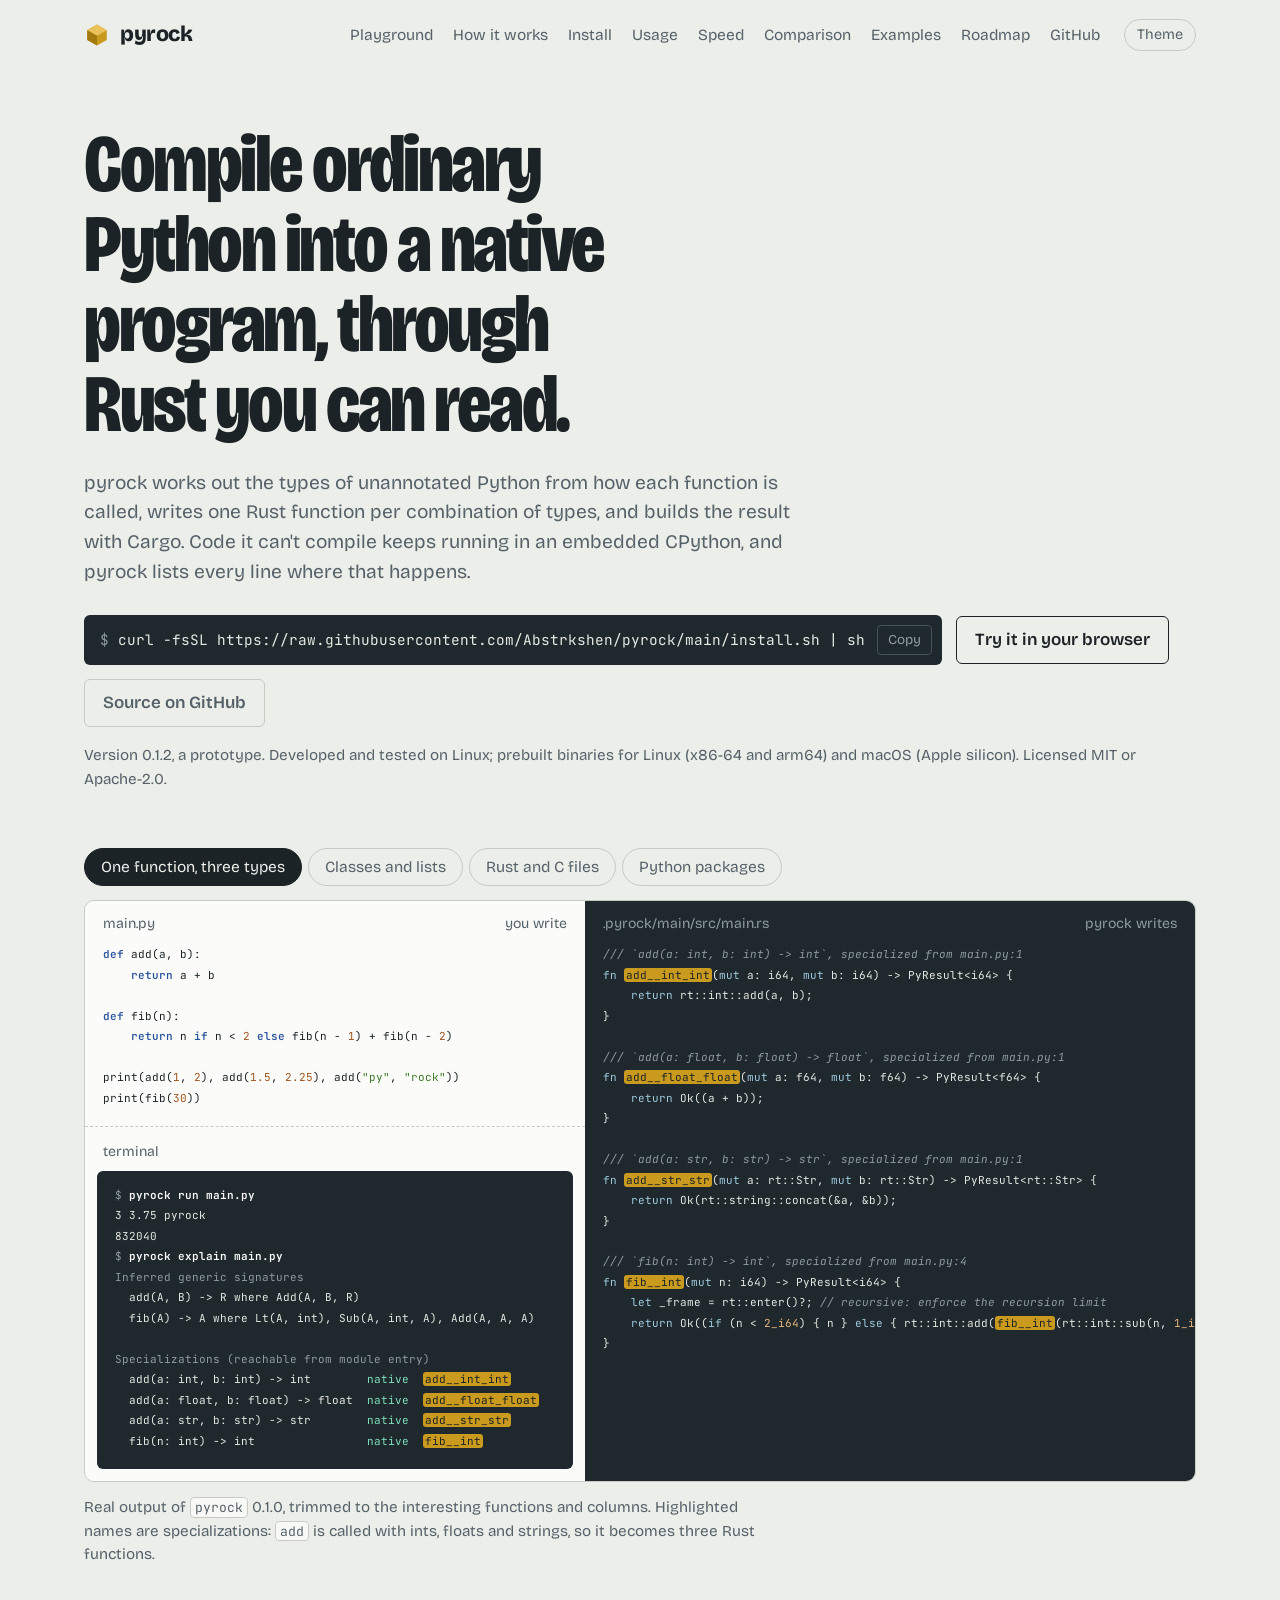
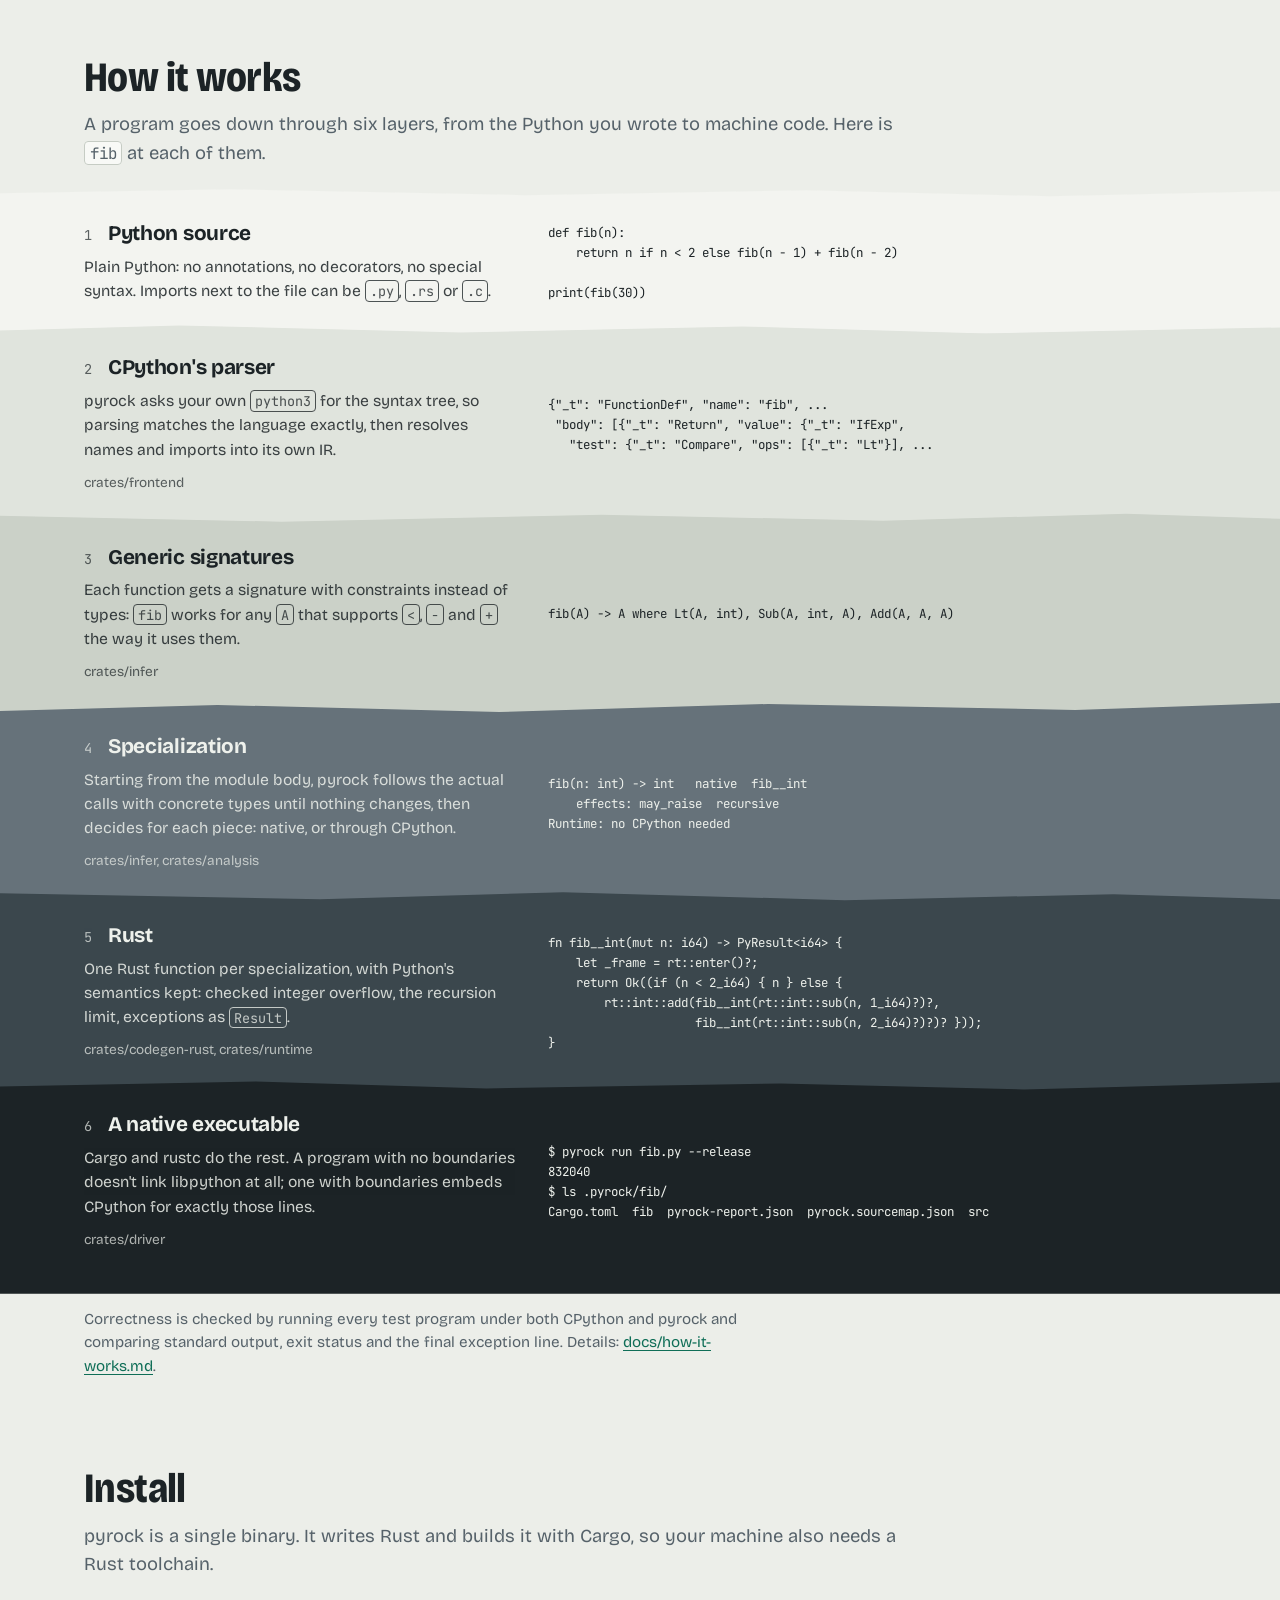
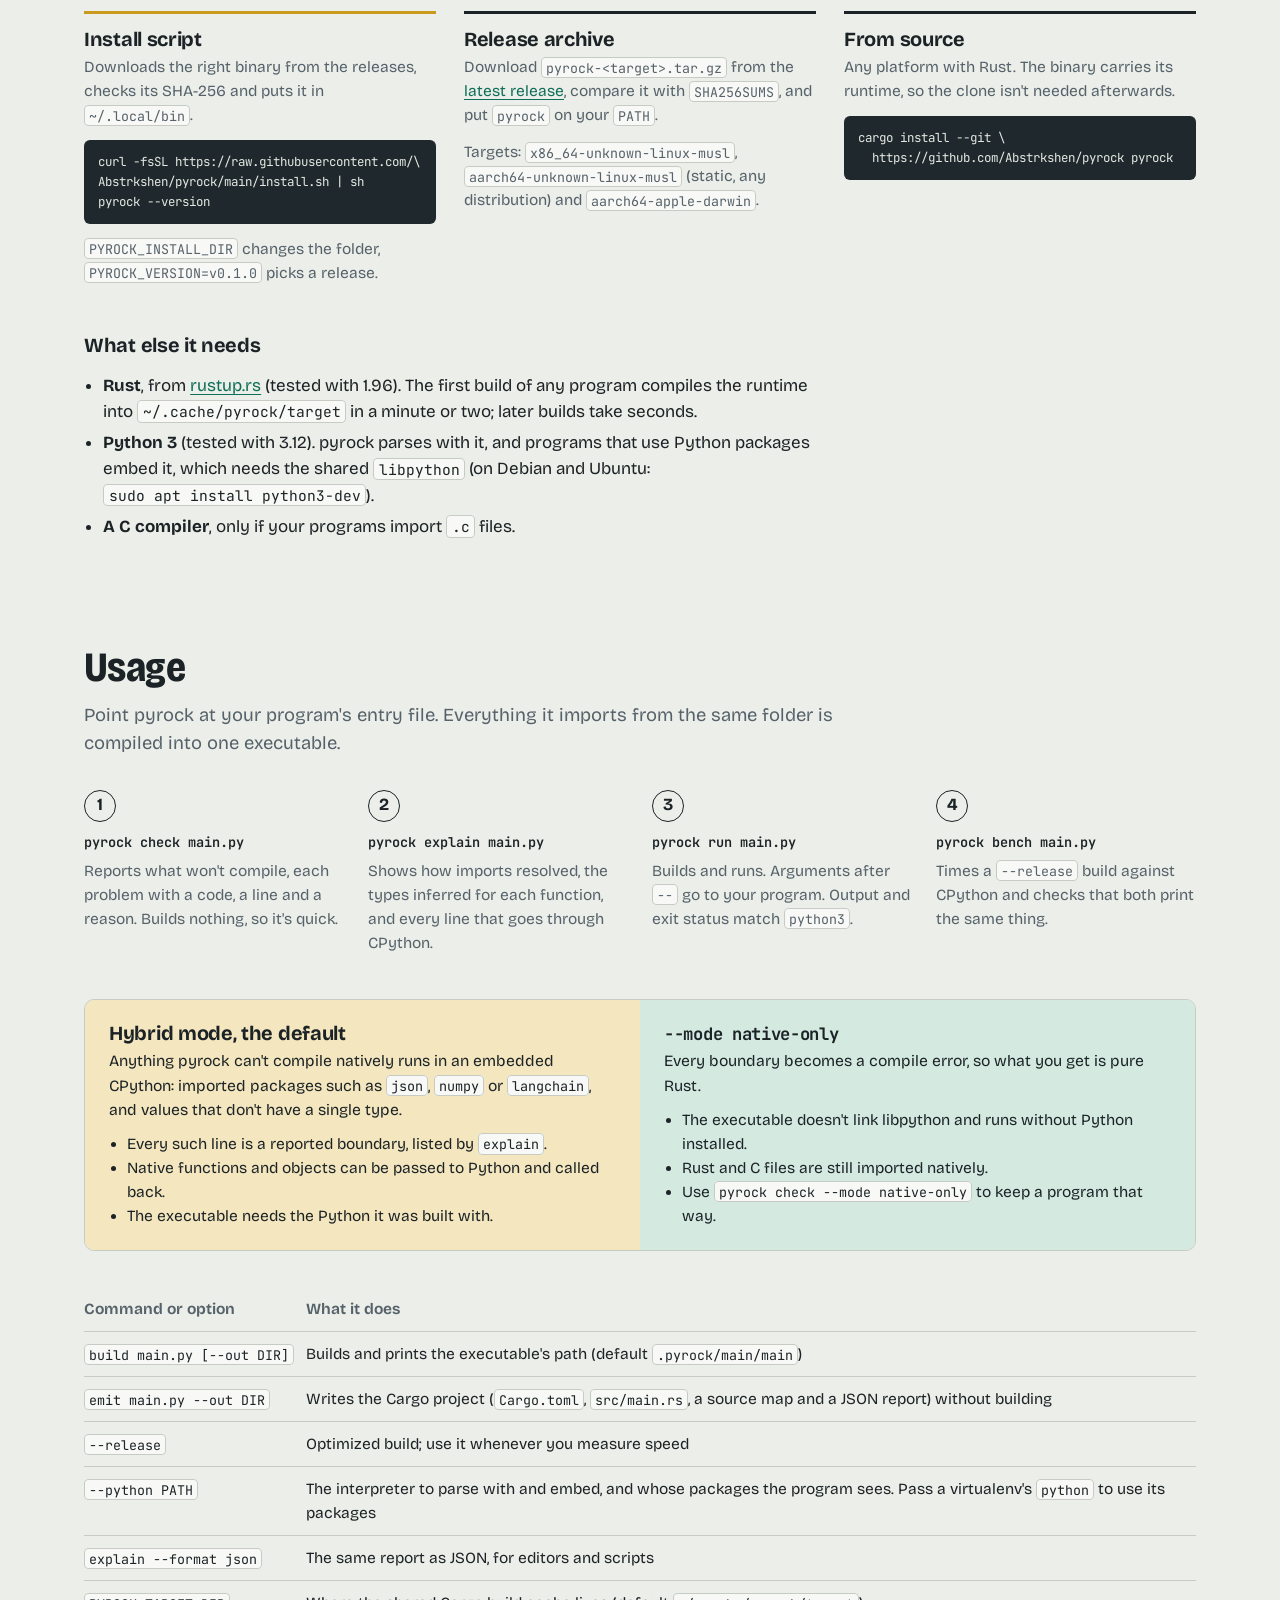
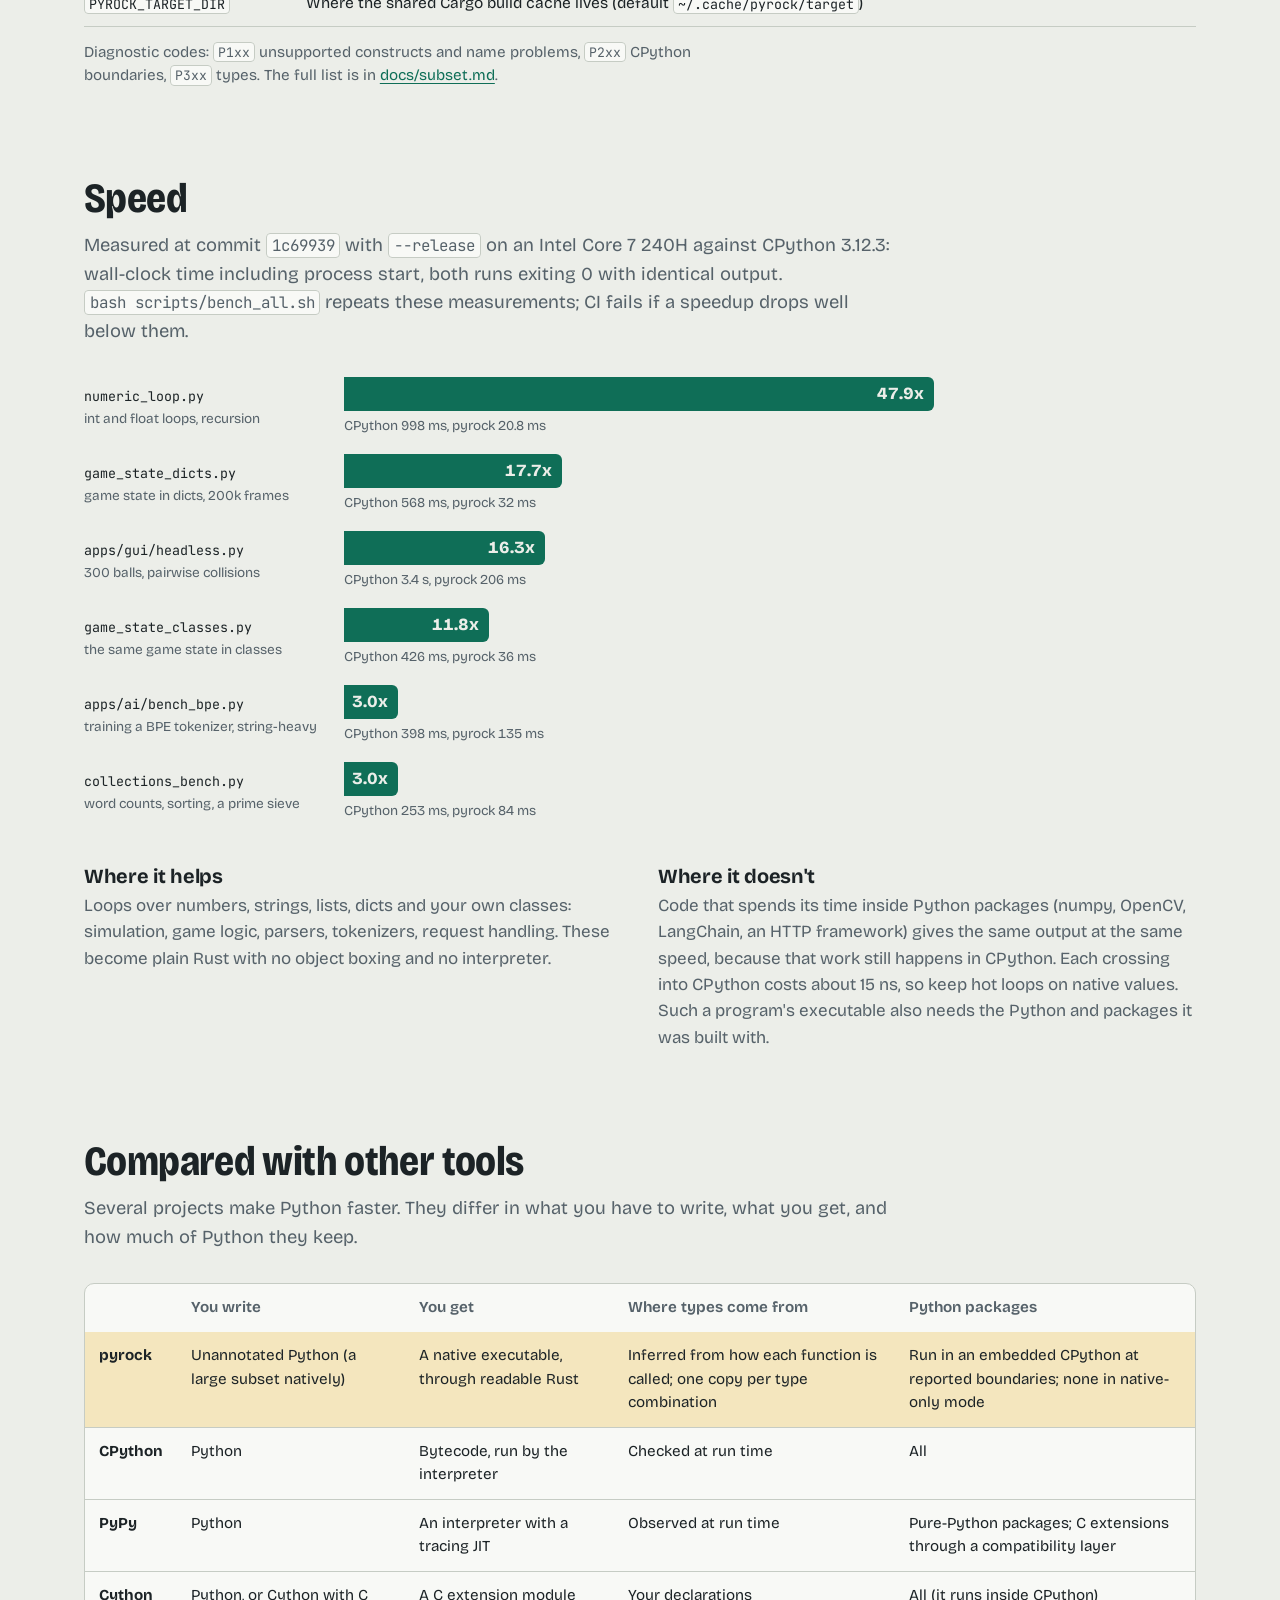
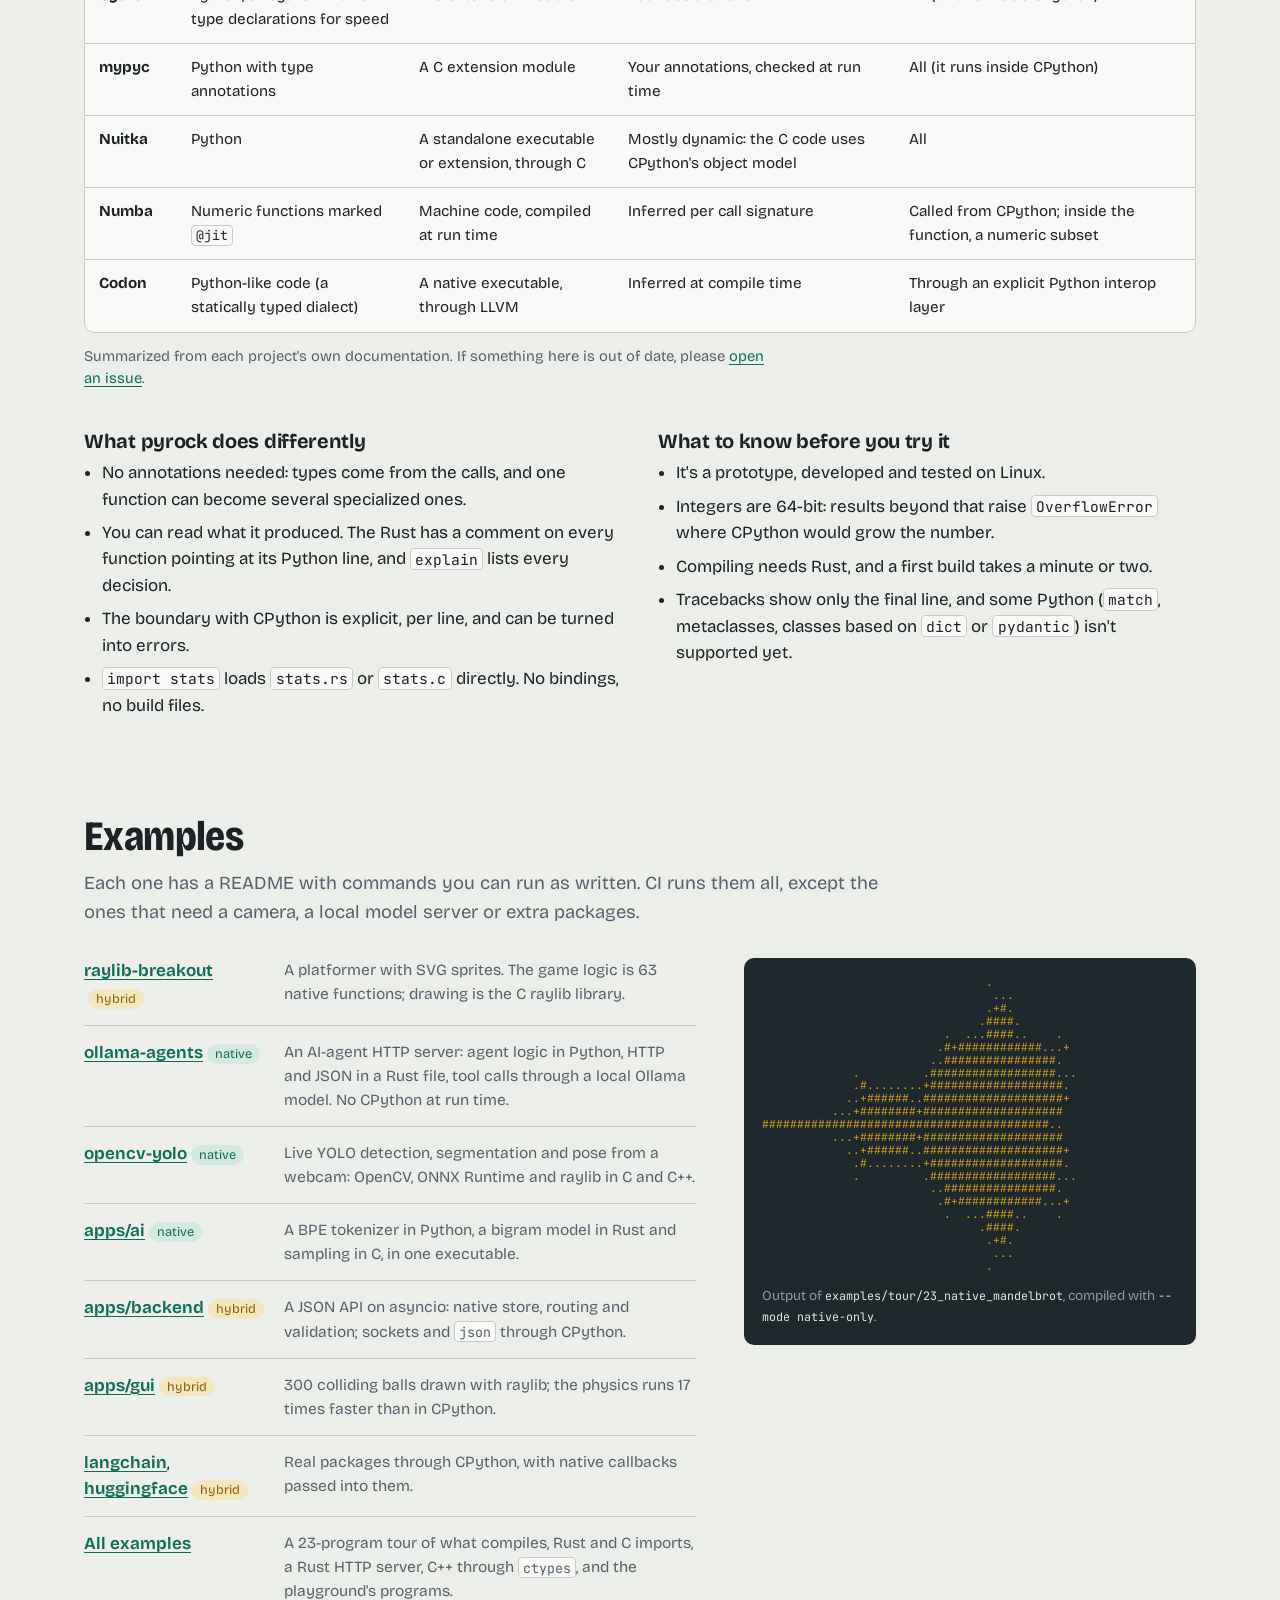
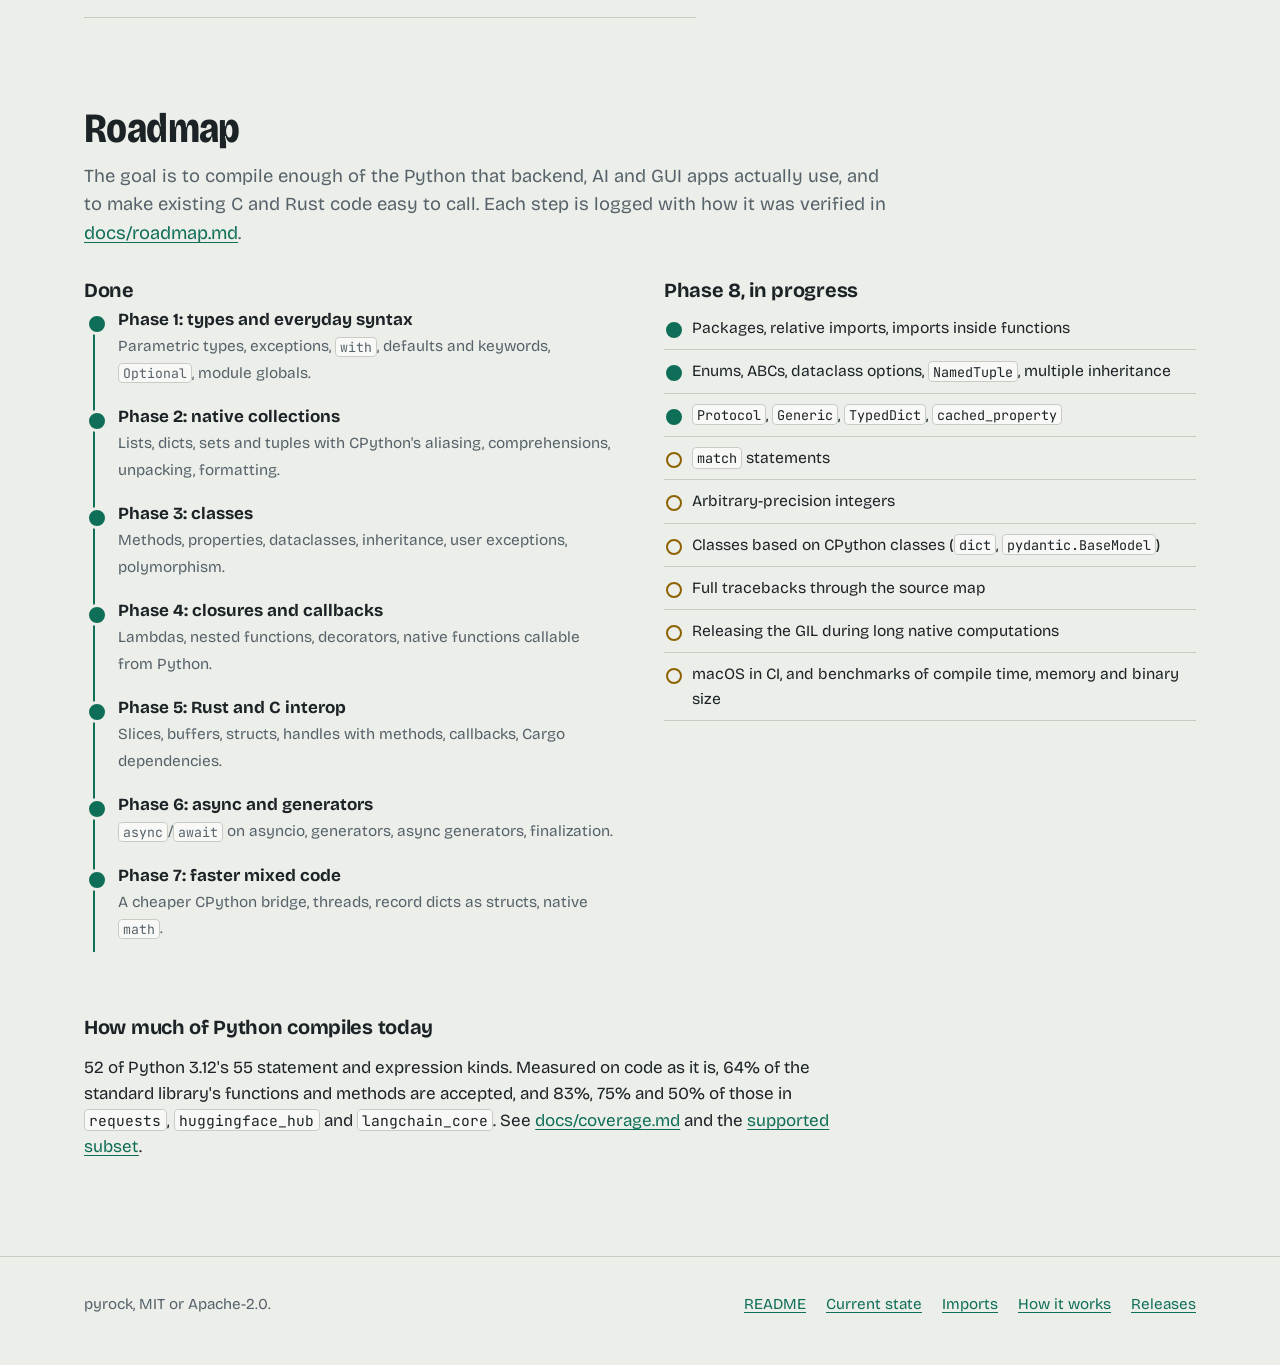
<file: index.html>
<!doctype html>
<html lang="en">
<head>
<meta charset="utf-8">
<meta name="viewport" content="width=device-width, initial-scale=1">
<title>pyrock: Python to native code through Rust</title>
<meta name="description" content="pyrock compiles ordinary, unannotated Python into readable Rust and a native executable. It infers types from how functions are called, specializes each function per type combination, and runs whatever it can't compile in an embedded CPython at reported boundaries.">
<meta property="og:title" content="pyrock">
<meta property="og:description" content="Compile ordinary Python into a native executable, through Rust you can read.">
<meta property="og:type" content="website">
<link rel="icon" href="data:image/svg+xml,%3Csvg xmlns='http://www.w3.org/2000/svg' viewBox='0 0 32 32'%3E%3Cpath d='M16 3 28 10v12L16 29 4 22V10z' fill='%23C99A1E'/%3E%3Cpath d='M16 3 28 10 16 17 4 10z' fill='%23E9C25A'/%3E%3Cpath d='M16 17v12L4 22V10z' fill='%23A27A10'/%3E%3C/svg%3E">
<link rel="preconnect" href="https://fonts.googleapis.com">
<link rel="preconnect" href="https://fonts.gstatic.com" crossorigin>
<link href="https://fonts.googleapis.com/css2?family=Bricolage+Grotesque:opsz,wdth,wght@12..96,75..100,400..800&family=JetBrains+Mono:wght@400;600&display=swap" rel="stylesheet">
<link rel="stylesheet" href="style.css">
</head>
<body>
<header class="wrap top">
  <a class="brand" href="#">
    <svg viewBox="0 0 32 32" aria-hidden="true"><path d="M16 3 28 10v12L16 29 4 22V10z" fill="#C99A1E"/><path d="M16 3 28 10 16 17 4 10z" fill="#E9C25A"/><path d="M16 17v12L4 22V10z" fill="#A27A10"/></svg>
    pyrock
  </a>
  <nav aria-label="Sections">
    <a href="play.html">Playground</a>
    <a href="#how">How it works</a>
    <a href="#install">Install</a>
    <a href="#usage">Usage</a>
    <a href="#speed">Speed</a>
    <a href="#compare">Comparison</a>
    <a href="#examples">Examples</a>
    <a href="#roadmap">Roadmap</a>
    <a href="https://github.com/Abstrkshen/pyrock">GitHub</a>
  </nav>
  <button class="theme" type="button" id="theme" aria-label="Switch colour theme">Theme</button>
</header>

<main>
<div class="wrap hero">
  <h1>Compile ordinary Python into a native program, through Rust you can read.</h1>
  <p class="sub">pyrock works out the types of unannotated Python from how each function is
  called, writes one Rust function per combination of types, and builds the result with
  Cargo. Code it can't compile keeps running in an embedded CPython, and pyrock lists every
  line where that happens.</p>
  <div class="actions">
    <div class="cmd"><code id="install-cmd">curl -fsSL https://raw.githubusercontent.com/Abstrkshen/pyrock/main/install.sh | sh</code><button class="copy" type="button" data-copy="install-cmd">Copy</button></div>
    <a class="button" href="play.html">Try it in your browser</a>
    <a class="button quiet" href="https://github.com/Abstrkshen/pyrock">Source on GitHub</a>
  </div>
  <p class="status">Version 0.1.2, a prototype. Developed and tested on Linux;
  prebuilt binaries for Linux (x86-64 and arm64) and macOS (Apple silicon). Licensed MIT or Apache-2.0.</p>

  <div class="twin hero-twin" data-tabs>
    <div class="tabs" role="tablist" aria-label="Examples">
      <button role="tab" id="tab-gen" aria-controls="p-gen" aria-selected="true">One function, three types</button>
      <button role="tab" id="tab-cls" aria-controls="p-cls" aria-selected="false" tabindex="-1">Classes and lists</button>
      <button role="tab" id="tab-ffi" aria-controls="p-ffi" aria-selected="false" tabindex="-1">Rust and C files</button>
      <button role="tab" id="tab-hyb" aria-controls="p-hyb" aria-selected="false" tabindex="-1">Python packages</button>
    </div>

    <div class="panel" role="tabpanel" id="p-gen" aria-labelledby="tab-gen">
      <div class="side py">
        <div class="label"><span>main.py</span><span>you write</span></div>
<pre><code><span class="t-k">def</span> add(a, b):
    <span class="t-k">return</span> a + b

<span class="t-k">def</span> fib(n):
    <span class="t-k">return</span> n <span class="t-k">if</span> n &lt; <span class="t-n">2</span> <span class="t-k">else</span> fib(n - <span class="t-n">1</span>) + fib(n - <span class="t-n">2</span>)

print(add(<span class="t-n">1</span>, <span class="t-n">2</span>), add(<span class="t-n">1.5</span>, <span class="t-n">2.25</span>), add(<span class="t-s">&quot;py&quot;</span>, <span class="t-s">&quot;rock&quot;</span>))
print(fib(<span class="t-n">30</span>))</code></pre>
        <div class="label tl"><span>terminal</span></div>
<pre class="term"><code><span class="t-prompt">$ </span><span class="t-cmd">pyrock run main.py</span>
3 3.75 pyrock
832040
<span class="t-prompt">$ </span><span class="t-cmd">pyrock explain main.py</span>
<span class="t-head">Inferred generic signatures</span>
  add(A, B) -&gt; R where Add(A, B, R)
  fib(A) -&gt; A where Lt(A, int), Sub(A, int, A), Add(A, A, A)

<span class="t-head">Specializations (reachable from module entry)</span>
  add(a: int, b: int) -&gt; int        <span class="t-ok">native</span>  <span class="t-spec">add__int_int</span>
  add(a: float, b: float) -&gt; float  <span class="t-ok">native</span>  <span class="t-spec">add__float_float</span>
  add(a: str, b: str) -&gt; str        <span class="t-ok">native</span>  <span class="t-spec">add__str_str</span>
  fib(n: int) -&gt; int                <span class="t-ok">native</span>  <span class="t-spec">fib__int</span></code></pre>
      </div>
      <div class="side rs">
        <div class="label"><span>.pyrock/main/src/main.rs</span><span>pyrock writes</span></div>
<pre><code><span class="t-c">/// `add(a: int, b: int) -&gt; int`, specialized from main.py:1</span>
<span class="t-k">fn</span> <span class="t-spec">add__int_int</span>(<span class="t-k">mut</span> a: i64, <span class="t-k">mut</span> b: i64) -&gt; PyResult&lt;i64&gt; {
    <span class="t-k">return</span> rt::int::add(a, b);
}

<span class="t-c">/// `add(a: float, b: float) -&gt; float`, specialized from main.py:1</span>
<span class="t-k">fn</span> <span class="t-spec">add__float_float</span>(<span class="t-k">mut</span> a: f64, <span class="t-k">mut</span> b: f64) -&gt; PyResult&lt;f64&gt; {
    <span class="t-k">return</span> Ok((a + b));
}

<span class="t-c">/// `add(a: str, b: str) -&gt; str`, specialized from main.py:1</span>
<span class="t-k">fn</span> <span class="t-spec">add__str_str</span>(<span class="t-k">mut</span> a: rt::Str, <span class="t-k">mut</span> b: rt::Str) -&gt; PyResult&lt;rt::Str&gt; {
    <span class="t-k">return</span> Ok(rt::string::concat(&amp;a, &amp;b));
}

<span class="t-c">/// `fib(n: int) -&gt; int`, specialized from main.py:4</span>
<span class="t-k">fn</span> <span class="t-spec">fib__int</span>(<span class="t-k">mut</span> n: i64) -&gt; PyResult&lt;i64&gt; {
    <span class="t-k">let</span> _frame = rt::enter()?; <span class="t-c">// recursive: enforce the recursion limit</span>
    <span class="t-k">return</span> Ok((<span class="t-k">if</span> (n &lt; <span class="t-n">2_i64</span>) { n } <span class="t-k">else</span> { rt::int::add(<span class="t-spec">fib__int</span>(rt::int::sub(n, <span class="t-n">1_i64</span>)?)?, <span class="t-spec">fib__int</span>(rt::int::sub(n, <span class="t-n">2_i64</span>)?)?)? }));
}</code></pre>
      </div>
    </div>

    <div class="panel" role="tabpanel" id="p-cls" aria-labelledby="tab-cls">
      <div class="side py">
        <div class="label"><span>main.py</span><span>you write</span></div>
<pre><code><span class="t-k">from</span> dataclasses <span class="t-k">import</span> dataclass

<span class="t-d">@dataclass</span>
<span class="t-k">class</span> Body:
    x: float
    v: float

    <span class="t-k">def</span> step(self, dt):
        self.x += self.v * dt

<span class="t-k">def</span> simulate(bodies, steps):
    <span class="t-k">for</span> _ <span class="t-k">in</span> range(steps):
        <span class="t-k">for</span> b <span class="t-k">in</span> bodies:
            b.step(<span class="t-n">0.01</span>)
    <span class="t-k">return</span> sum(b.x <span class="t-k">for</span> b <span class="t-k">in</span> bodies)

bodies = [Body(float(i), <span class="t-n">1.0</span> + i / <span class="t-n">10</span>) <span class="t-k">for</span> i <span class="t-k">in</span> range(<span class="t-n">100</span>)]
print(round(simulate(bodies, <span class="t-n">1000</span>), <span class="t-n">3</span>))</code></pre>
        <div class="label tl"><span>terminal</span></div>
<pre class="term"><code><span class="t-prompt">$ </span><span class="t-cmd">pyrock run main.py --mode native-only</span>
10900.0
<span class="t-prompt">$ </span><span class="t-cmd">python3 main.py</span>
10900.0</code></pre>
      </div>
      <div class="side rs">
        <div class="label"><span>main.rs, one of its functions</span><span>pyrock writes</span></div>
<pre><code><span class="t-k">fn</span> <span class="t-spec">simulate__list_Body_int</span>(<span class="t-k">mut</span> bodies: rt::List&lt;Body&gt;, <span class="t-k">mut</span> steps: i64) -&gt; PyResult&lt;f64&gt; {
    <span class="t-k">let</span> <span class="t-k">mut</span> py__: i64;
    <span class="t-k">let</span> <span class="t-k">mut</span> b: Body;
    <span class="t-k">for</span> __py__ <span class="t-k">in</span> <span class="t-n">0</span>..steps {
        py__ = __py__;
        <span class="t-k">let</span> __c__t1 = bodies.clone();
        <span class="t-k">let</span> <span class="t-k">mut</span> __i__t1 = <span class="t-n">0usize</span>;
        <span class="t-k">while</span> <span class="t-k">let</span> Some(__v) = { <span class="t-k">let</span> __x = __c__t1.at(__i__t1); __i__t1 += <span class="t-n">1</span>; __x } {
            b = __v;
            <span class="t-spec">Body_step__Body_float</span>(b.clone(), <span class="t-n">0.01_f64</span>)?;
        }
    }
    <span class="t-k">return</span> Ok(rt::coll::sum_float(<span class="t-spec">genexpr_f3__fn3__list_Body</span>(rt::Env(()), bodies.clone())?.to_vec()?, <span class="t-n">0.0</span>));
}</code></pre>
      </div>
    </div>

    <div class="panel" role="tabpanel" id="p-ffi" aria-labelledby="tab-ffi">
      <div class="side py">
        <div class="label"><span>main.py</span><span>you write</span></div>
<pre><code><span class="t-k">import</span> stats   <span class="t-c"># stats.rs</span>
<span class="t-k">import</span> fastc   <span class="t-c"># fastc.c</span>

xs = [<span class="t-n">3.0</span>, <span class="t-n">1.5</span>, <span class="t-n">4.0</span>, <span class="t-n">1.0</span>, <span class="t-n">5.5</span>]
print(stats.mean(xs), stats.clamp_all(xs, <span class="t-n">2.0</span>, <span class="t-n">4.0</span>))
print(fastc.gcd(<span class="t-n">1071</span>, <span class="t-n">462</span>))</code></pre>
        <div class="label"><span>stats.rs, plain Rust, no bindings</span></div>
<pre class="file"><code><span class="t-k">pub</span> <span class="t-k">fn</span> mean(xs: &amp;[f64]) -&gt; f64 {
    xs.iter().sum::&lt;f64&gt;() / xs.len() <span class="t-k">as</span> f64
}

<span class="t-k">pub</span> <span class="t-k">fn</span> clamp_all(xs: &amp;[f64], lo: f64, hi: f64) -&gt; Vec&lt;f64&gt; {
    xs.iter().map(|x| x.clamp(lo, hi)).collect()
}</code></pre>
        <div class="label"><span>fastc.c</span></div>
<pre class="file"><code><span class="t-k">int</span> gcd(<span class="t-k">int</span> a, <span class="t-k">int</span> b) {
    <span class="t-k">while</span> (b) { <span class="t-k">int</span> t = a % b; a = b; b = t; }
    <span class="t-k">return</span> a;
}</code></pre>
      </div>
      <div class="side rs">
        <div class="label"><span>terminal</span><span>signatures read from the source</span></div>
<pre class="term"><code><span class="t-prompt">$ </span><span class="t-cmd">pyrock explain main.py</span>
<span class="t-head">Imports</span>
  stats  -&gt; rust  stats.rs  (2 function(s))
  fastc  -&gt; c  fastc.c  (1 function(s))
      stats.mean(&amp;[f64]) -&gt; f64
      stats.clamp_all(&amp;[f64], f64, f64) -&gt; Vec&lt;f64&gt;
      fastc.gcd(std::ffi::c_int, std::ffi::c_int) -&gt; std::ffi::c_int
Runtime: <span class="t-ok">no CPython needed</span>
<span class="t-prompt">$ </span><span class="t-cmd">pyrock run main.py --mode native-only</span>
3.0 [3.0, 2.0, 4.0, 2.0, 4.0]
21</code></pre>
      </div>
    </div>

    <div class="panel" role="tabpanel" id="p-hyb" aria-labelledby="tab-hyb">
      <div class="side py">
        <div class="label"><span>main.py</span><span>you write</span></div>
<pre><code><span class="t-k">import</span> json

<span class="t-k">def</span> total(prices):
    s = <span class="t-n">0.0</span>
    <span class="t-k">for</span> p <span class="t-k">in</span> prices:
        s += p
    <span class="t-k">return</span> s

order = json.loads(<span class="t-s">&#x27;{&quot;items&quot;: [{&quot;price&quot;: 9.5}, {&quot;price&quot;: 3.25}]}&#x27;</span>)
prices = [float(item[<span class="t-s">&quot;price&quot;</span>]) <span class="t-k">for</span> item <span class="t-k">in</span> order[<span class="t-s">&quot;items&quot;</span>]]
print(total(prices))</code></pre>
        <div class="label tl"><span>terminal</span><span>every boundary is listed</span></div>
<pre class="term"><code><span class="t-prompt">$ </span><span class="t-cmd">pyrock explain main.py</span>
<span class="t-head">Specializations (reachable from module entry)</span>
  total(prices: list[float]) -&gt; float  <span class="t-ok">native</span>  <span class="t-spec">total__list_float</span>

<span class="t-head">CPython boundaries</span>
  main.py:1:1  <span class="t-br">P200</span>  runtime import of `json`
  main.py:9:9  <span class="t-br">P210</span>  json.loads(...)
  main.py:10:17  <span class="t-br">P212</span>  subscript
  main.py:10:44  <span class="t-br">P212</span>  subscript
Runtime: <span class="t-br">embeds CPython</span> (libpython) for the boundaries above
<span class="t-prompt">$ </span><span class="t-cmd">pyrock run main.py</span>
12.75
<span class="t-prompt">$ </span><span class="t-cmd">pyrock check main.py --mode native-only</span>
main.py:1:1  <span class="t-br">P200</span>  <span class="t-br">error</span>: runtime import of `json` in &lt;module&gt;
    <span class="t-ok">native</span>-only: compilation <span class="t-br">error</span> (use --mode hybrid to bridge through CPython)</code></pre>
      </div>
      <div class="side rs">
        <div class="label"><span>main.rs, the native part</span><span>pyrock writes</span></div>
<pre><code><span class="t-k">fn</span> <span class="t-spec">total__list_float</span>(<span class="t-k">mut</span> prices: rt::List&lt;f64&gt;) -&gt; PyResult&lt;f64&gt; {
    <span class="t-k">let</span> <span class="t-k">mut</span> s: f64;
    <span class="t-k">let</span> <span class="t-k">mut</span> p: f64;
    s = <span class="t-n">0.0_f64</span>;
    <span class="t-k">let</span> __c__t1 = prices.clone();
    <span class="t-k">let</span> <span class="t-k">mut</span> __i__t1 = <span class="t-n">0usize</span>;
    <span class="t-k">while</span> <span class="t-k">let</span> Some(__v) = { <span class="t-k">let</span> __x = __c__t1.at(__i__t1); __i__t1 += <span class="t-n">1</span>; __x } {
        p = __v;
        s = (s + p);
    }
    <span class="t-k">return</span> Ok(s);
}</code></pre>
      </div>
    </div>
  </div>
  <p class="caption">Real output of <code>pyrock</code> 0.1.0, trimmed to the interesting
  functions and columns. Highlighted names are specializations: <code>add</code> is called
  with ints, floats and strings, so it becomes three Rust functions.</p>
</div>

<section id="how">
  <div class="wrap">
    <h2>How it works</h2>
    <p class="lede">A program goes down through six layers, from the Python you wrote to
    machine code. Here is <code>fib</code> at each of them.</p>
  </div>
  <div class="strata">
    <div class="stratum">
      <div>
        <div class="stage"><span class="num">1</span><h3>Python source</h3></div>
        <p>Plain Python: no annotations, no decorators, no special syntax. Imports next to
        the file can be <code>.py</code>, <code>.rs</code> or <code>.c</code>.</p>
      </div>
<pre>def fib(n):
    return n if n &lt; 2 else fib(n - 1) + fib(n - 2)

print(fib(30))</pre>
    </div>
    <div class="stratum">
      <div>
        <div class="stage"><span class="num">2</span><h3>CPython's parser</h3></div>
        <p>pyrock asks your own <code>python3</code> for the syntax tree, so parsing matches
        the language exactly, then resolves names and imports into its own IR.</p>
        <p class="where">crates/frontend</p>
      </div>
<pre>{"_t": "FunctionDef", "name": "fib", ...
 "body": [{"_t": "Return", "value": {"_t": "IfExp",
   "test": {"_t": "Compare", "ops": [{"_t": "Lt"}], ...</pre>
    </div>
    <div class="stratum">
      <div>
        <div class="stage"><span class="num">3</span><h3>Generic signatures</h3></div>
        <p>Each function gets a signature with constraints instead of types: <code>fib</code>
        works for any <code>A</code> that supports <code>&lt;</code>, <code>-</code> and
        <code>+</code> the way it uses them.</p>
        <p class="where">crates/infer</p>
      </div>
<pre>fib(A) -> A where Lt(A, int), Sub(A, int, A), Add(A, A, A)</pre>
    </div>
    <div class="stratum">
      <div>
        <div class="stage"><span class="num">4</span><h3>Specialization</h3></div>
        <p>Starting from the module body, pyrock follows the actual calls with concrete types
        until nothing changes, then decides for each piece: native, or through CPython.</p>
        <p class="where">crates/infer, crates/analysis</p>
      </div>
<pre>fib(n: int) -> int   native  fib__int
    effects: may_raise  recursive
Runtime: no CPython needed</pre>
    </div>
    <div class="stratum">
      <div>
        <div class="stage"><span class="num">5</span><h3>Rust</h3></div>
        <p>One Rust function per specialization, with Python's semantics kept: checked
        integer overflow, the recursion limit, exceptions as <code>Result</code>.</p>
        <p class="where">crates/codegen-rust, crates/runtime</p>
      </div>
<pre>fn fib__int(mut n: i64) -> PyResult&lt;i64&gt; {
    let _frame = rt::enter()?;
    return Ok((if (n &lt; 2_i64) { n } else {
        rt::int::add(fib__int(rt::int::sub(n, 1_i64)?)?,
                     fib__int(rt::int::sub(n, 2_i64)?)?)? }));
}</pre>
    </div>
    <div class="stratum">
      <div>
        <div class="stage"><span class="num">6</span><h3>A native executable</h3></div>
        <p>Cargo and rustc do the rest. A program with no boundaries doesn't link libpython at
        all; one with boundaries embeds CPython for exactly those lines.</p>
        <p class="where">crates/driver</p>
      </div>
<pre>$ pyrock run fib.py --release
832040
$ ls .pyrock/fib/
Cargo.toml  fib  pyrock-report.json  pyrock.sourcemap.json  src</pre>
    </div>
  </div>
  <div class="wrap">
    <p class="caption">Correctness is checked by running every test program under both
    CPython and pyrock and comparing standard output, exit status and the final exception
    line. Details: <a href="https://github.com/Abstrkshen/pyrock/blob/main/docs/how-it-works.md">docs/how-it-works.md</a>.</p>
  </div>
</section>

<section id="install">
  <div class="wrap">
    <h2>Install</h2>
    <p class="lede">pyrock is a single binary. It writes Rust and builds it with Cargo, so
    your machine also needs a Rust toolchain.</p>
    <div class="three">
      <div class="way first">
        <h3>Install script</h3>
        <p>Downloads the right binary from the releases, checks its SHA-256 and puts it in
        <code>~/.local/bin</code>.</p>
<pre>curl -fsSL https://raw.githubusercontent.com/\
Abstrkshen/pyrock/main/install.sh | sh
pyrock --version</pre>
        <p><code>PYROCK_INSTALL_DIR</code> changes the folder, <code>PYROCK_VERSION=v0.1.0</code> picks a release.</p>
      </div>
      <div class="way">
        <h3>Release archive</h3>
        <p>Download <code>pyrock-&lt;target&gt;.tar.gz</code> from the
        <a href="https://github.com/Abstrkshen/pyrock/releases/latest">latest release</a>,
        compare it with <code>SHA256SUMS</code>, and put <code>pyrock</code> on your
        <code>PATH</code>.</p>
        <p>Targets: <code>x86_64-unknown-linux-musl</code>, <code>aarch64-unknown-linux-musl</code> (static, any distribution) and <code>aarch64-apple-darwin</code>.</p>
      </div>
      <div class="way">
        <h3>From source</h3>
        <p>Any platform with Rust. The binary carries its runtime, so the clone isn't
        needed afterwards.</p>
<pre>cargo install --git \
  https://github.com/Abstrkshen/pyrock pyrock</pre>
      </div>
    </div>
    <div class="needs">
      <h3>What else it needs</h3>
      <ul>
        <li><strong>Rust</strong>, from <a href="https://rustup.rs">rustup.rs</a> (tested with 1.96). The first build of any program compiles the runtime into <code>~/.cache/pyrock/target</code> in a minute or two; later builds take seconds.</li>
        <li><strong>Python 3</strong> (tested with 3.12). pyrock parses with it, and programs that use Python packages embed it, which needs the shared <code>libpython</code> (on Debian and Ubuntu: <code>sudo apt install python3-dev</code>).</li>
        <li><strong>A C compiler</strong>, only if your programs import <code>.c</code> files.</li>
      </ul>
    </div>
  </div>
</section>

<section id="usage">
  <div class="wrap">
    <h2>Usage</h2>
    <p class="lede">Point pyrock at your program's entry file. Everything it imports from
    the same folder is compiled into one executable.</p>
    <ol class="steps">
      <li><code class="big">pyrock check main.py</code><p>Reports what won't compile, each problem with a code, a line and a reason. Builds nothing, so it's quick.</p></li>
      <li><code class="big">pyrock explain main.py</code><p>Shows how imports resolved, the types inferred for each function, and every line that goes through CPython.</p></li>
      <li><code class="big">pyrock run main.py</code><p>Builds and runs. Arguments after <code>--</code> go to your program. Output and exit status match <code>python3</code>.</p></li>
      <li><code class="big">pyrock bench main.py</code><p>Times a <code>--release</code> build against CPython and checks that both print the same thing.</p></li>
    </ol>

    <div class="modes">
      <div class="mode hybrid">
        <h3>Hybrid mode, the default</h3>
        <p>Anything pyrock can't compile natively runs in an embedded CPython: imported
        packages such as <code>json</code>, <code>numpy</code> or <code>langchain</code>, and
        values that don't have a single type.</p>
        <ul>
          <li>Every such line is a reported boundary, listed by <code>explain</code>.</li>
          <li>Native functions and objects can be passed to Python and called back.</li>
          <li>The executable needs the Python it was built with.</li>
        </ul>
      </div>
      <div class="mode native">
        <h3><code>--mode native-only</code></h3>
        <p>Every boundary becomes a compile error, so what you get is pure Rust.</p>
        <ul>
          <li>The executable doesn't link libpython and runs without Python installed.</li>
          <li>Rust and C files are still imported natively.</li>
          <li>Use <code>pyrock check --mode native-only</code> to keep a program that way.</li>
        </ul>
      </div>
    </div>

    <table class="opts">
      <thead><tr><th scope="col">Command or option</th><th scope="col">What it does</th></tr></thead>
      <tbody>
        <tr><td><code>build main.py [--out DIR]</code></td><td>Builds and prints the executable's path (default <code>.pyrock/main/main</code>)</td></tr>
        <tr><td><code>emit main.py --out DIR</code></td><td>Writes the Cargo project (<code>Cargo.toml</code>, <code>src/main.rs</code>, a source map and a JSON report) without building</td></tr>
        <tr><td><code>--release</code></td><td>Optimized build; use it whenever you measure speed</td></tr>
        <tr><td><code>--python PATH</code></td><td>The interpreter to parse with and embed, and whose packages the program sees. Pass a virtualenv's <code>python</code> to use its packages</td></tr>
        <tr><td><code>explain --format json</code></td><td>The same report as JSON, for editors and scripts</td></tr>
        <tr><td><code>PYROCK_TARGET_DIR</code></td><td>Where the shared Cargo build cache lives (default <code>~/.cache/pyrock/target</code>)</td></tr>
      </tbody>
    </table>
    <p class="caption">Diagnostic codes: <code>P1xx</code> unsupported constructs and name
    problems, <code>P2xx</code> CPython boundaries, <code>P3xx</code> types. The full list is in
    <a href="https://github.com/Abstrkshen/pyrock/blob/main/docs/subset.md#rejected-at-compile-time-diagnostic-codes">docs/subset.md</a>.</p>
  </div>
</section>

<section id="speed">
  <div class="wrap">
    <h2>Speed</h2>
    <p class="lede">Measured at commit <code>1c69939</code> with <code>--release</code> on an
    Intel Core 7 240H against CPython 3.12.3: wall-clock time including process start, both
    runs exiting 0 with identical output. <code>bash scripts/bench_all.sh</code> repeats
    these measurements; CI fails if a speedup drops well below them.</p>
    <div class="bars">
      <div class="bar"><div class="what"><code>numeric_loop.py</code><small>int and float loops, recursion</small></div><div><div class="track"><div class="fill" style="--x:47.9">47.9x</div></div><div class="times">CPython 998 ms, pyrock 20.8 ms</div></div></div>
      <div class="bar"><div class="what"><code>game_state_dicts.py</code><small>game state in dicts, 200k frames</small></div><div><div class="track"><div class="fill" style="--x:17.7">17.7x</div></div><div class="times">CPython 568 ms, pyrock 32 ms</div></div></div>
      <div class="bar"><div class="what"><code>apps/gui/headless.py</code><small>300 balls, pairwise collisions</small></div><div><div class="track"><div class="fill" style="--x:16.3">16.3x</div></div><div class="times">CPython 3.4 s, pyrock 206 ms</div></div></div>
      <div class="bar"><div class="what"><code>game_state_classes.py</code><small>the same game state in classes</small></div><div><div class="track"><div class="fill" style="--x:11.8">11.8x</div></div><div class="times">CPython 426 ms, pyrock 36 ms</div></div></div>
      <div class="bar"><div class="what"><code>apps/ai/bench_bpe.py</code><small>training a BPE tokenizer, string-heavy</small></div><div><div class="track"><div class="fill" style="--x:3">3.0x</div></div><div class="times">CPython 398 ms, pyrock 135 ms</div></div></div>
      <div class="bar"><div class="what"><code>collections_bench.py</code><small>word counts, sorting, a prime sieve</small></div><div><div class="track"><div class="fill" style="--x:3">3.0x</div></div><div class="times">CPython 253 ms, pyrock 84 ms</div></div></div>
    </div>
    <div class="speed-notes">
      <div>
        <h3>Where it helps</h3>
        <p>Loops over numbers, strings, lists, dicts and your own classes: simulation, game
        logic, parsers, tokenizers, request handling. These become plain Rust with no
        object boxing and no interpreter.</p>
      </div>
      <div>
        <h3>Where it doesn't</h3>
        <p>Code that spends its time inside Python packages (numpy, OpenCV, LangChain, an
        HTTP framework) gives the same output at the same speed, because that work still
        happens in CPython. Each crossing into CPython costs about 15&nbsp;ns, so keep hot
        loops on native values. Such a program's executable also needs the Python and
        packages it was built with.</p>
      </div>
    </div>
  </div>
</section>

<section id="compare">
  <div class="wrap">
    <h2>Compared with other tools</h2>
    <p class="lede">Several projects make Python faster. They differ in what you have to
    write, what you get, and how much of Python they keep.</p>
    <div class="table-scroll">
      <table class="compare">
        <thead><tr><th scope="col"></th><th scope="col">You write</th><th scope="col">You get</th><th scope="col">Where types come from</th><th scope="col">Python packages</th></tr></thead>
        <tbody>
          <tr class="us"><th scope="row">pyrock</th><td>Unannotated Python (a large subset natively)</td><td>A native executable, through readable Rust</td><td>Inferred from how each function is called; one copy per type combination</td><td>Run in an embedded CPython at reported boundaries; none in native-only mode</td></tr>
          <tr><th scope="row">CPython</th><td>Python</td><td>Bytecode, run by the interpreter</td><td>Checked at run time</td><td>All</td></tr>
          <tr><th scope="row">PyPy</th><td>Python</td><td>An interpreter with a tracing JIT</td><td>Observed at run time</td><td>Pure-Python packages; C extensions through a compatibility layer</td></tr>
          <tr><th scope="row">Cython</th><td>Python, or Cython with C type declarations for speed</td><td>A C extension module</td><td>Your declarations</td><td>All (it runs inside CPython)</td></tr>
          <tr><th scope="row">mypyc</th><td>Python with type annotations</td><td>A C extension module</td><td>Your annotations, checked at run time</td><td>All (it runs inside CPython)</td></tr>
          <tr><th scope="row">Nuitka</th><td>Python</td><td>A standalone executable or extension, through C</td><td>Mostly dynamic: the C code uses CPython's object model</td><td>All</td></tr>
          <tr><th scope="row">Numba</th><td>Numeric functions marked <code>@jit</code></td><td>Machine code, compiled at run time</td><td>Inferred per call signature</td><td>Called from CPython; inside the function, a numeric subset</td></tr>
          <tr><th scope="row">Codon</th><td>Python-like code (a statically typed dialect)</td><td>A native executable, through LLVM</td><td>Inferred at compile time</td><td>Through an explicit Python interop layer</td></tr>
        </tbody>
      </table>
    </div>
    <p class="fair">Summarized from each project's own documentation. If something here is
    out of date, please <a href="https://github.com/Abstrkshen/pyrock/issues">open an issue</a>.</p>
    <div class="pros">
      <div>
        <h3>What pyrock does differently</h3>
        <ul>
          <li>No annotations needed: types come from the calls, and one function can become several specialized ones.</li>
          <li>You can read what it produced. The Rust has a comment on every function pointing at its Python line, and <code>explain</code> lists every decision.</li>
          <li>The boundary with CPython is explicit, per line, and can be turned into errors.</li>
          <li><code>import stats</code> loads <code>stats.rs</code> or <code>stats.c</code> directly. No bindings, no build files.</li>
        </ul>
      </div>
      <div>
        <h3>What to know before you try it</h3>
        <ul>
          <li>It's a prototype, developed and tested on Linux.</li>
          <li>Integers are 64-bit: results beyond that raise <code>OverflowError</code> where CPython would grow the number.</li>
          <li>Compiling needs Rust, and a first build takes a minute or two.</li>
          <li>Tracebacks show only the final line, and some Python (<code>match</code>, metaclasses, classes based on <code>dict</code> or <code>pydantic</code>) isn't supported yet.</li>
        </ul>
      </div>
    </div>
  </div>
</section>

<section id="examples">
  <div class="wrap">
    <h2>Examples</h2>
    <p class="lede">Each one has a README with commands you can run as written. CI runs
    them all, except the ones that need a camera, a local model server or extra packages.</p>
    <div class="ex-grid">
      <ul class="ex-list">
        <li><div><a href="https://github.com/Abstrkshen/pyrock/tree/main/examples/graphics/raylib-breakout">raylib-breakout</a><span class="tag hybrid">hybrid</span></div><p>A platformer with SVG sprites. The game logic is 63 native functions; drawing is the C raylib library.</p></li>
        <li><div><a href="https://github.com/Abstrkshen/pyrock/tree/main/examples/apps/ollama-agents">ollama-agents</a><span class="tag native">native</span></div><p>An AI-agent HTTP server: agent logic in Python, HTTP and JSON in a Rust file, tool calls through a local Ollama model. No CPython at run time.</p></li>
        <li><div><a href="https://github.com/Abstrkshen/pyrock/tree/main/examples/graphics/opencv-yolo">opencv-yolo</a><span class="tag native">native</span></div><p>Live YOLO detection, segmentation and pose from a webcam: OpenCV, ONNX Runtime and raylib in C and C++.</p></li>
        <li><div><a href="https://github.com/Abstrkshen/pyrock/tree/main/examples/apps/ai">apps/ai</a><span class="tag native">native</span></div><p>A BPE tokenizer in Python, a bigram model in Rust and sampling in C, in one executable.</p></li>
        <li><div><a href="https://github.com/Abstrkshen/pyrock/tree/main/examples/apps/backend">apps/backend</a><span class="tag hybrid">hybrid</span></div><p>A JSON API on asyncio: native store, routing and validation; sockets and <code>json</code> through CPython.</p></li>
        <li><div><a href="https://github.com/Abstrkshen/pyrock/tree/main/examples/apps/gui">apps/gui</a><span class="tag hybrid">hybrid</span></div><p>300 colliding balls drawn with raylib; the physics runs 17 times faster than in CPython.</p></li>
        <li><div><a href="https://github.com/Abstrkshen/pyrock/tree/main/examples/packages/langchain">langchain</a>, <a href="https://github.com/Abstrkshen/pyrock/tree/main/examples/packages/huggingface">huggingface</a><span class="tag hybrid">hybrid</span></div><p>Real packages through CPython, with native callbacks passed into them.</p></li>
        <li><div><a href="https://github.com/Abstrkshen/pyrock/tree/main/examples">All examples</a></div><p>A 23-program tour of what compiles, Rust and C imports, a Rust HTTP server, C++ through <code>ctypes</code>, and the playground's programs.</p></li>
      </ul>
      <figure class="mandel">
<pre aria-label="An ASCII-art Mandelbrot set">
                                .                     
                                 ...                  
                                .+#.                  
                               .####.                 
                          .  ...####..    .           
                         .#+############...+          
                        ..################.           
             .         .##################...         
             .#........+###################.          
            ..+######..####################+          
          ...+########+####################           
#########################################..           
          ...+########+####################           
            ..+######..####################+          
             .#........+###################.          
             .         .##################...         
                        ..################.           
                         .#+############...+          
                          .  ...####..    .           
                               .####.                 
                                .+#.                  
                                 ...                  
                                .</pre>
        <figcaption>Output of <code>examples/tour/23_native_mandelbrot</code>, compiled with
        <code>--mode native-only</code>.</figcaption>
      </figure>
    </div>
  </div>
</section>

<section id="roadmap">
  <div class="wrap">
    <h2>Roadmap</h2>
    <p class="lede">The goal is to compile enough of the Python that backend, AI and GUI apps
    actually use, and to make existing C and Rust code easy to call. Each step is logged with
    how it was verified in <a href="https://github.com/Abstrkshen/pyrock/blob/main/docs/roadmap.md">docs/roadmap.md</a>.</p>
    <div class="road">
      <div>
        <h3>Done</h3>
        <ol class="phases">
          <li><strong>Phase 1: types and everyday syntax</strong><span>Parametric types, exceptions, <code>with</code>, defaults and keywords, <code>Optional</code>, module globals.</span></li>
          <li><strong>Phase 2: native collections</strong><span>Lists, dicts, sets and tuples with CPython's aliasing, comprehensions, unpacking, formatting.</span></li>
          <li><strong>Phase 3: classes</strong><span>Methods, properties, dataclasses, inheritance, user exceptions, polymorphism.</span></li>
          <li><strong>Phase 4: closures and callbacks</strong><span>Lambdas, nested functions, decorators, native functions callable from Python.</span></li>
          <li><strong>Phase 5: Rust and C interop</strong><span>Slices, buffers, structs, handles with methods, callbacks, Cargo dependencies.</span></li>
          <li><strong>Phase 6: async and generators</strong><span><code>async</code>/<code>await</code> on asyncio, generators, async generators, finalization.</span></li>
          <li><strong>Phase 7: faster mixed code</strong><span>A cheaper CPython bridge, threads, record dicts as structs, native <code>math</code>.</span></li>
        </ol>
      </div>
      <div>
        <h3>Phase 8, in progress</h3>
        <ul class="open">
          <li class="done">Packages, relative imports, imports inside functions</li>
          <li class="done">Enums, ABCs, dataclass options, <code>NamedTuple</code>, multiple inheritance</li>
          <li class="done"><code>Protocol</code>, <code>Generic</code>, <code>TypedDict</code>, <code>cached_property</code></li>
          <li><code>match</code> statements</li>
          <li>Arbitrary-precision integers</li>
          <li>Classes based on CPython classes (<code>dict</code>, <code>pydantic.BaseModel</code>)</li>
          <li>Full tracebacks through the source map</li>
          <li>Releasing the GIL during long native computations</li>
          <li>macOS in CI, and benchmarks of compile time, memory and binary size</li>
        </ul>
      </div>
    </div>
    <div class="limits">
      <h3>How much of Python compiles today</h3>
      <p>52 of Python 3.12's 55 statement and expression kinds. Measured on code as it is,
      64% of the standard library's functions and methods are accepted, and 83%, 75% and 50%
      of those in <code>requests</code>, <code>huggingface_hub</code> and
      <code>langchain_core</code>. See <a href="https://github.com/Abstrkshen/pyrock/blob/main/docs/coverage.md">docs/coverage.md</a>
      and the <a href="https://github.com/Abstrkshen/pyrock/blob/main/docs/subset.md">supported subset</a>.</p>
    </div>
  </div>
</section>
</main>

<footer>
  <div class="wrap">
    <span>pyrock, MIT or Apache-2.0.</span>
    <nav aria-label="Documentation">
      <a href="https://github.com/Abstrkshen/pyrock#readme">README</a>
      <a href="https://github.com/Abstrkshen/pyrock/blob/main/docs/status.md">Current state</a>
      <a href="https://github.com/Abstrkshen/pyrock/blob/main/docs/imports.md">Imports</a>
      <a href="https://github.com/Abstrkshen/pyrock/blob/main/docs/how-it-works.md">How it works</a>
      <a href="https://github.com/Abstrkshen/pyrock/releases">Releases</a>
    </nav>
  </div>
</footer>

<script>
(function () {
  var root = document.documentElement;
  root.classList.add("js");

  // Theme: follows the system until the visitor picks one.
  var btn = document.getElementById("theme");
  try { var saved = localStorage.getItem("pyrock-theme"); if (saved) root.dataset.theme = saved; } catch (e) {}
  btn.addEventListener("click", function () {
    var dark = root.dataset.theme ? root.dataset.theme === "dark" : matchMedia("(prefers-color-scheme: dark)").matches;
    root.dataset.theme = dark ? "light" : "dark";
    try { localStorage.setItem("pyrock-theme", root.dataset.theme); } catch (e) {}
  });

  // Copy buttons.
  document.querySelectorAll("[data-copy]").forEach(function (b) {
    b.addEventListener("click", function () {
      var text = document.getElementById(b.dataset.copy).textContent;
      navigator.clipboard.writeText(text).then(function () {
        b.textContent = "Copied";
        setTimeout(function () { b.textContent = "Copy"; }, 1600);
      });
    });
  });

  // Tabs (all panels stay visible without JavaScript).
  document.querySelectorAll("[data-tabs]").forEach(function (box) {
    var tabs = Array.prototype.slice.call(box.querySelectorAll('[role="tab"]'));
    function select(tab, focus) {
      tabs.forEach(function (t) {
        var on = t === tab;
        t.setAttribute("aria-selected", on);
        t.tabIndex = on ? 0 : -1;
        document.getElementById(t.getAttribute("aria-controls")).hidden = !on;
      });
      if (focus) tab.focus();
    }
    tabs.forEach(function (t, i) {
      t.addEventListener("click", function () { select(t); });
      t.addEventListener("keydown", function (e) {
        var j = e.key === "ArrowRight" ? i + 1 : e.key === "ArrowLeft" ? i - 1 : e.key === "Home" ? 0 : e.key === "End" ? tabs.length - 1 : null;
        if (j === null) return;
        e.preventDefault();
        select(tabs[(j + tabs.length) % tabs.length], true);
      });
    });
    select(tabs[0]);
  });
})();
</script>
</body>
</html>
</file>
<file: style.css>
:root {
  --bg: #ECEEE9;
  --surface: #F8F9F6;
  --ink: #1C2326;
  --muted: #56626A;
  --line: #C6CCC4;
  --native: #0F6E57;
  --native-soft: #D4EAE1;
  --bridge: #8E6200;
  --bridge-soft: #F4E6BE;
  --pyrite: #C99A1E;
  --py-pane: #FBFCF9;
  --rs-pane: #1F282C;
  --rs-ink: #E4E8E2;
  --rs-muted: #8E9BA1;
  --rs-key: #9FCBE0;
  --rs-str: #B9DB9A;
  --rs-num: #E6B57E;
  --py-key: #2C55A0;
  --py-str: #3D7A26;
  --py-num: #A0521A;
  --py-com: #6E7A80;
  --s1: #F3F4F0; --s2: #E0E4DD; --s3: #CBD1C8; --s4: #66727A; --s5: #3B474D; --s6: #1C2326;
  --s-ink-dark: #1C2326; --s-ink-light: #EEF1EC;
  --radius-pane: 10px;
  --radius-small: 6px;
  --measure: 68ch;
  color-scheme: light;
}
@media (prefers-color-scheme: dark) {
  :root:not([data-theme="light"]) {
    --bg: #141A1C; --surface: #1B2326; --ink: #E3E7E1; --muted: #9AA6AB; --line: #34403F;
    --native: #5CC9A2; --native-soft: #173A30; --bridge: #E7BE55; --bridge-soft: #3A3115;
    --pyrite: #E2B93B;
    --py-pane: #1E272A; --rs-pane: #0D1214; --rs-ink: #E4E8E2;
    --py-key: #8DB4F0; --py-str: #A5D58A; --py-num: #EBB07A; --py-com: #8A979C;
    --s1: #283236; --s2: #222B2F; --s3: #1D2528; --s4: #182022; --s5: #121A1C; --s6: #0B1012;
    --s-ink-dark: #E3E7E1;
    color-scheme: dark;
  }
}
:root[data-theme="dark"] {
  --bg: #141A1C; --surface: #1B2326; --ink: #E3E7E1; --muted: #9AA6AB; --line: #34403F;
  --native: #5CC9A2; --native-soft: #173A30; --bridge: #E7BE55; --bridge-soft: #3A3115;
  --pyrite: #E2B93B;
  --py-pane: #1E272A; --rs-pane: #0D1214; --rs-ink: #E4E8E2;
  --py-key: #8DB4F0; --py-str: #A5D58A; --py-num: #EBB07A; --py-com: #8A979C;
  --s1: #283236; --s2: #222B2F; --s3: #1D2528; --s4: #182022; --s5: #121A1C; --s6: #0B1012;
  --s-ink-dark: #E3E7E1;
  color-scheme: dark;
}

* { box-sizing: border-box; }
html { -webkit-text-size-adjust: 100%; }
body {
  margin: 0;
  overflow-x: hidden;
  background: var(--bg);
  color: var(--ink);
  font-family: "Bricolage Grotesque", system-ui, sans-serif;
  font-size: 1.0625rem;
  line-height: 1.55;
  font-variation-settings: "wdth" 100;
}
a { color: var(--native); text-underline-offset: 0.18em; }
a:hover { text-decoration-thickness: 2px; }
:focus-visible { outline: 3px solid var(--pyrite); outline-offset: 2px; border-radius: 3px; }
code, pre, kbd { font-family: "JetBrains Mono", ui-monospace, monospace; font-size: 0.86em; font-variant-ligatures: none; }
p code, li code, td code { background: var(--surface); border: 1px solid var(--line); border-radius: 4px; padding: 0.05em 0.3em; white-space: nowrap; }
.stratum p code { background: transparent; border-color: currentColor; color: inherit; opacity: 0.9; }
.wrap { max-width: 1160px; margin: 0 auto; padding: 0 24px; }
.prose { max-width: var(--measure); }
h1, h2, h3 { line-height: 1.1; margin: 0; font-weight: 750; letter-spacing: -0.015em; }
h2 { font-size: clamp(1.9rem, 3.4vw, 2.6rem); font-variation-settings: "wdth" 85; margin-bottom: 0.6rem; }
h3 { font-size: 1.25rem; font-weight: 700; margin-bottom: 0.35rem; }
section { padding: 88px 0 0; }
section > .wrap > .lede { color: var(--muted); font-size: 1.15rem; max-width: var(--measure); margin: 0 0 2rem; }

/* Top bar */
.top { display: flex; align-items: center; gap: 24px; padding-top: 18px; padding-bottom: 18px; }
.brand { display: flex; align-items: center; gap: 10px; color: var(--ink); text-decoration: none; font-weight: 800; font-size: 1.35rem; letter-spacing: -0.02em; }
.brand svg { width: 26px; height: 26px; }
.top nav { display: flex; gap: 20px; overflow-x: auto; scrollbar-width: none; margin-left: auto; }
.top nav a { color: var(--muted); text-decoration: none; white-space: nowrap; font-size: 0.97rem; }
.top nav a:hover { color: var(--ink); }
.theme { background: none; border: 1px solid var(--line); color: var(--muted); border-radius: 999px; padding: 4px 12px; font: inherit; font-size: 0.9rem; cursor: pointer; }

/* Hero */
.hero { padding-top: 56px; }
.hero h1 {
  font-size: clamp(2.5rem, 6.4vw, 5.1rem);
  font-weight: 800;
  font-variation-settings: "wdth" 78;
  letter-spacing: -0.03em;
  max-width: 15ch;
  line-height: 0.98;
}
.hero .sub { font-size: 1.2rem; color: var(--muted); max-width: 60ch; margin: 1.4rem 0 1.8rem; }
.actions { display: flex; flex-wrap: wrap; gap: 14px; align-items: center; }
.cmd {
  display: flex; align-items: center; gap: 12px;
  background: var(--rs-pane); color: var(--rs-ink);
  border-radius: var(--radius-small); padding: 10px 10px 10px 16px;
  max-width: 100%;
}
.cmd code { font-size: 0.9rem; white-space: nowrap; overflow-x: auto; min-width: 0; }
.cmd code::before { content: "$ "; color: var(--rs-muted); }
.copy { font: inherit; font-size: 0.85rem; background: transparent; color: var(--rs-muted); border: 1px solid #45535A; border-radius: 4px; padding: 3px 10px; cursor: pointer; flex: none; }
.copy:hover { color: var(--rs-ink); }
.button { display: inline-block; padding: 10px 18px; border-radius: var(--radius-small); border: 1.5px solid var(--ink); color: var(--ink); text-decoration: none; font-weight: 600; }
.button:hover { background: var(--ink); color: var(--bg); }
.status { color: var(--muted); font-size: 0.95rem; margin-top: 1.1rem; }

/* Python | Rust twin panes */
.twin { margin-top: 56px; }
.tabs { display: flex; gap: 6px; flex-wrap: wrap; margin-bottom: 14px; }
.tabs [role="tab"] {
  font: inherit; font-size: 0.97rem; cursor: pointer;
  background: transparent; color: var(--muted);
  border: 1.5px solid var(--line); border-radius: 999px; padding: 6px 16px;
}
.tabs [role="tab"][aria-selected="true"] { color: var(--bg); background: var(--ink); border-color: var(--ink); }
.panel { display: grid; grid-template-columns: minmax(0, 0.9fr) minmax(0, 1.1fr); border-radius: var(--radius-pane); overflow: hidden; border: 1px solid var(--line); }
.panel + .panel { margin-top: 28px; }
.js .panel + .panel { margin-top: 0; }
.panel[hidden] { display: none; }
.side { min-width: 0; display: flex; flex-direction: column; }
.side.py { background: var(--py-pane); }
.side.rs { background: var(--rs-pane); color: var(--rs-ink); }
.side .label { display: flex; justify-content: space-between; gap: 12px; padding: 12px 18px 0; font-size: 0.88rem; color: var(--muted); }
.side.rs .label { color: var(--rs-muted); }
.side pre { margin: 0; padding: 10px 18px 18px; overflow-x: auto; line-height: 1.6; font-size: 0.8rem; tab-size: 4; }
.side pre + .label { border-top: 1px dashed var(--line); padding-top: 12px; }
.side.rs pre + .label { border-top-color: #3A464C; }
pre.term { background: var(--rs-pane); color: var(--rs-ink); }
.side.rs pre.term { background: rgba(0,0,0,0.22); flex: 1; }
.side.py .label.tl { padding-top: 14px; }
.side.py pre.term { margin: 8px 12px 12px; border-radius: var(--radius-small); padding-top: 14px; flex: 1; }
.caption { color: var(--muted); font-size: 0.95rem; max-width: var(--measure); margin: 14px 0 0; }

.t-c { color: var(--py-com); font-style: italic; }
.py .t-k, .file .t-k { color: var(--py-key); font-weight: 600; }
.py .t-s, .file .t-s { color: var(--py-str); }
.py .t-n, .file .t-n { color: var(--py-num); }
.py .t-d { color: var(--bridge); }
.rs .t-k { color: var(--rs-key); }
.rs .t-s { color: var(--rs-str); }
.rs .t-n { color: var(--rs-num); }
.rs .t-m { color: var(--rs-key); }
.rs .t-c { color: var(--rs-muted); }
.t-spec { color: #1C2326; background: var(--pyrite); border-radius: 3px; padding: 0 2px; }
.t-ok { color: #7FE0BB; }
.t-br { color: #F0C762; }
.t-prompt { color: var(--rs-muted); }
.t-cmd { color: #FFFFFF; font-weight: 600; }
.t-head { color: var(--rs-muted); }
.file pre { margin: 0; }

/* Strata */
.strata { margin-top: 8px; }
.stratum {
  --tone: var(--s1); --fg: var(--s-ink-dark);
  background: var(--tone); color: var(--fg);
  display: grid; grid-template-columns: minmax(0, 0.8fr) minmax(0, 1.2fr); gap: 32px;
  padding: 34px max(24px, calc((100vw - 1160px) / 2 + 24px)) 30px;
  margin-top: -10px;
  position: relative;
}
.stratum:nth-child(1) { --tone: var(--s1); clip-path: polygon(0 4px, 18% 0, 41% 6px, 63% 1px, 82% 7px, 100% 2px, 100% 100%, 0 100%); }
.stratum:nth-child(2) { --tone: var(--s2); clip-path: polygon(0 7px, 14% 2px, 36% 9px, 58% 3px, 77% 10px, 100% 4px, 100% 100%, 0 100%); }
.stratum:nth-child(3) { --tone: var(--s3); clip-path: polygon(0 3px, 22% 9px, 47% 2px, 69% 8px, 88% 1px, 100% 6px, 100% 100%, 0 100%); }
.stratum:nth-child(4) { --tone: var(--s4); --fg: var(--s-ink-light); clip-path: polygon(0 9px, 17% 3px, 39% 10px, 60% 2px, 84% 8px, 100% 1px, 100% 100%, 0 100%); }
.stratum:nth-child(5) { --tone: var(--s5); --fg: var(--s-ink-light); clip-path: polygon(0 2px, 25% 8px, 44% 1px, 66% 9px, 87% 3px, 100% 8px, 100% 100%, 0 100%); }
.stratum:nth-child(6) { --tone: var(--s6); --fg: var(--s-ink-light); clip-path: polygon(0 6px, 20% 1px, 38% 8px, 61% 3px, 80% 9px, 100% 2px, 100% 100%, 0 100%); padding-bottom: 44px; }
.stratum .stage { display: flex; gap: 16px; align-items: baseline; }
.stratum .num { font-family: "JetBrains Mono", monospace; font-size: 0.85rem; opacity: 0.7; flex: none; }
.stratum h3 { font-size: 1.3rem; }
.stratum p { margin: 0.2rem 0 0; opacity: 0.85; max-width: 46ch; font-size: 0.98rem; }
.stratum pre { margin: 0; font-size: 0.78rem; line-height: 1.6; white-space: pre-wrap; overflow-wrap: anywhere; align-self: center; }
.stratum .where { font-size: 0.85rem; opacity: 0.7; margin-top: 0.6rem; }
.stratum .where code { background: transparent; border: 0; padding: 0; }

/* Install */
.three { display: grid; grid-template-columns: repeat(3, minmax(0, 1fr)); gap: 28px; }
.way { border-top: 3px solid var(--ink); padding-top: 14px; }
.way.first { border-top-color: var(--pyrite); }
.way pre { background: var(--rs-pane); color: var(--rs-ink); border-radius: var(--radius-small); padding: 12px 14px; overflow-x: auto; font-size: 0.78rem; line-height: 1.6; }
.way p { margin: 0.3rem 0 0.8rem; color: var(--muted); font-size: 0.97rem; }
.needs { margin-top: 36px; max-width: var(--measure); }
.needs ul { padding-left: 1.2rem; }
.needs li { margin: 0.3rem 0; }

/* Usage */
.steps { list-style: none; padding: 0; margin: 0; display: grid; grid-template-columns: repeat(4, minmax(0, 1fr)); gap: 24px; counter-reset: step; }
.steps li { counter-increment: step; }
.steps li::before { content: counter(step); display: inline-grid; place-items: center; width: 30px; height: 30px; border-radius: 50%; border: 1.5px solid var(--ink); font-weight: 700; margin-bottom: 10px; }
.steps code.big { display: block; font-size: 0.85rem; margin-bottom: 6px; font-weight: 600; background: none; border: 0; padding: 0; }
.steps p { margin: 0; color: var(--muted); font-size: 0.97rem; }
.modes { display: grid; grid-template-columns: 1fr 1fr; gap: 0; margin-top: 44px; border: 1px solid var(--line); border-radius: var(--radius-pane); overflow: hidden; }
.mode { padding: 22px 24px; }
.mode.hybrid { background: var(--bridge-soft); }
.mode.native { background: var(--native-soft); }
.mode p { margin: 0.3rem 0 0; font-size: 0.98rem; }
.mode ul { margin: 0.6rem 0 0; padding-left: 1.1rem; font-size: 0.97rem; }
.opts { width: 100%; border-collapse: collapse; margin-top: 36px; font-size: 0.97rem; }
.opts th, .opts td { text-align: left; padding: 10px 12px 10px 0; border-bottom: 1px solid var(--line); vertical-align: top; }
.opts th { font-weight: 650; color: var(--muted); }
.opts td:first-child { white-space: nowrap; }

/* Speed */
.bars { display: grid; gap: 18px; max-width: 900px; }
.bar { display: grid; grid-template-columns: minmax(0, 15rem) minmax(0, 1fr); gap: 20px; align-items: center; }
.bar .what { font-size: 0.97rem; }
.bar .what small { display: block; color: var(--muted); font-size: 0.85rem; }
.bar .track { position: relative; height: 34px; }
.bar .fill { height: 100%; width: calc(var(--x) / 52 * 100%); min-width: 3.4rem; background: var(--native); border-radius: 0 var(--radius-small) var(--radius-small) 0; display: flex; align-items: center; justify-content: flex-end; padding-right: 10px; color: var(--bg); font-weight: 750; font-variant-numeric: tabular-nums; }
.bar .times { font-size: 0.85rem; color: var(--muted); margin-top: 4px; font-variant-numeric: tabular-nums; }
.speed-notes { display: grid; grid-template-columns: 1fr 1fr; gap: 36px; margin-top: 44px; }
.speed-notes p { margin: 0.3rem 0 0; color: var(--muted); }

/* Compare */
.table-scroll { overflow-x: auto; border: 1px solid var(--line); border-radius: var(--radius-pane); background: var(--surface); }
.compare { border-collapse: collapse; width: 100%; min-width: 860px; font-size: 0.95rem; }
.compare th, .compare td { text-align: left; vertical-align: top; padding: 12px 14px; border-bottom: 1px solid var(--line); }
.compare thead th { color: var(--muted); font-weight: 650; }
.compare tbody th { font-weight: 700; white-space: nowrap; }
.compare tr.us { background: var(--bridge-soft); }
.compare tr:last-child th, .compare tr:last-child td { border-bottom: 0; }
.fair { color: var(--muted); font-size: 0.92rem; margin-top: 12px; max-width: var(--measure); }
.pros { display: grid; grid-template-columns: 1fr 1fr; gap: 36px; margin-top: 40px; }
.pros ul { padding-left: 1.1rem; margin: 0.5rem 0 0; }
.pros li { margin: 0.45rem 0; }

/* Examples */
.ex-grid { display: grid; grid-template-columns: minmax(0, 1.15fr) minmax(0, 0.85fr); gap: 48px; align-items: start; }
.ex-list { list-style: none; padding: 0; margin: 0; }
.ex-list li { padding: 14px 0; border-bottom: 1px solid var(--line); display: grid; grid-template-columns: 11.5rem minmax(0, 1fr); gap: 16px; }
.ex-list li:first-child { padding-top: 0; }
.ex-list a { font-weight: 650; }
.ex-list p { margin: 0; color: var(--muted); font-size: 0.97rem; }
.ex-list .tag { display: inline-block; font-size: 0.8rem; padding: 0 8px; border-radius: 999px; margin-left: 4px; }
.tag.native { background: var(--native-soft); color: var(--native); }
.tag.hybrid { background: var(--bridge-soft); color: var(--bridge); }
figure.mandel { margin: 0; background: var(--rs-pane); border-radius: var(--radius-pane); padding: 18px; position: sticky; top: 16px; }
figure.mandel pre { margin: 0; color: var(--pyrite); font-size: clamp(0.42rem, 0.95vw, 0.7rem); line-height: 1.15; overflow-x: auto; }
figure.mandel figcaption { color: var(--rs-muted); font-size: 0.85rem; margin-top: 12px; }
figure.mandel figcaption code { background: transparent; border: 0; color: var(--rs-ink); }

/* Roadmap */
.road { display: grid; grid-template-columns: minmax(0, 1fr) minmax(0, 1fr); gap: 48px; }
.phases { list-style: none; padding: 0; margin: 0; position: relative; }
.phases::before { content: ""; position: absolute; left: 9px; top: 8px; bottom: 8px; width: 2px; background: var(--native); }
.phases li { position: relative; padding: 0 0 18px 34px; }
.phases li::before { content: ""; position: absolute; left: 2px; top: 6px; width: 16px; height: 16px; border-radius: 50%; background: var(--native); border: 3px solid var(--bg); }
.phases strong { display: block; }
.phases span { color: var(--muted); font-size: 0.96rem; }
.open { list-style: none; padding: 0; margin: 0; }
.open li { padding: 9px 0 9px 28px; border-bottom: 1px solid var(--line); position: relative; font-size: 0.98rem; }
.open li::before { content: ""; position: absolute; left: 2px; top: 15px; width: 12px; height: 12px; border: 2px solid var(--bridge); border-radius: 50%; }
.open li.done::before { background: var(--native); border-color: var(--native); }

.limits { margin-top: 56px; max-width: var(--measure); }
.limits ul { padding-left: 1.1rem; }
.limits li { margin: 0.4rem 0; }

footer { margin-top: 96px; padding: 36px 0 48px; border-top: 1px solid var(--line); color: var(--muted); font-size: 0.95rem; }
footer .wrap { display: flex; flex-wrap: wrap; gap: 12px 32px; justify-content: space-between; }
footer nav { display: flex; flex-wrap: wrap; gap: 8px 20px; }

@media (max-width: 900px) {
  .panel { grid-template-columns: minmax(0, 1fr); }
  .stratum { grid-template-columns: minmax(0, 1fr); gap: 14px; }
  .three, .steps { grid-template-columns: 1fr 1fr; }
  .ex-grid, .road, .pros, .speed-notes, .modes { grid-template-columns: minmax(0, 1fr); }
  figure.mandel { position: static; }
}
@media (max-width: 600px) {
  .wrap { padding-left: 16px; padding-right: 16px; }
  .hero { padding-top: 32px; }
  .stratum { padding-left: 16px; padding-right: 16px; }
  .three, .steps { grid-template-columns: minmax(0, 1fr); }
  .top { flex-wrap: wrap; gap: 10px 16px; }
  .top nav { order: 3; width: 100%; margin-left: 0; }
  .theme { margin-left: auto; }
  .bar { grid-template-columns: minmax(0, 1fr); gap: 6px; }
  .ex-list li { grid-template-columns: minmax(0, 1fr); gap: 4px; }
  section { padding-top: 64px; }
  .opts thead { display: none; }
  .opts tr { display: block; padding: 10px 0; border-bottom: 1px solid var(--line); }
  .opts td { display: block; border: 0; padding: 2px 0; }
}
.button.quiet { border-color: var(--line); color: var(--muted); }
.button.quiet:hover { background: var(--surface); color: var(--ink); }
</file>
